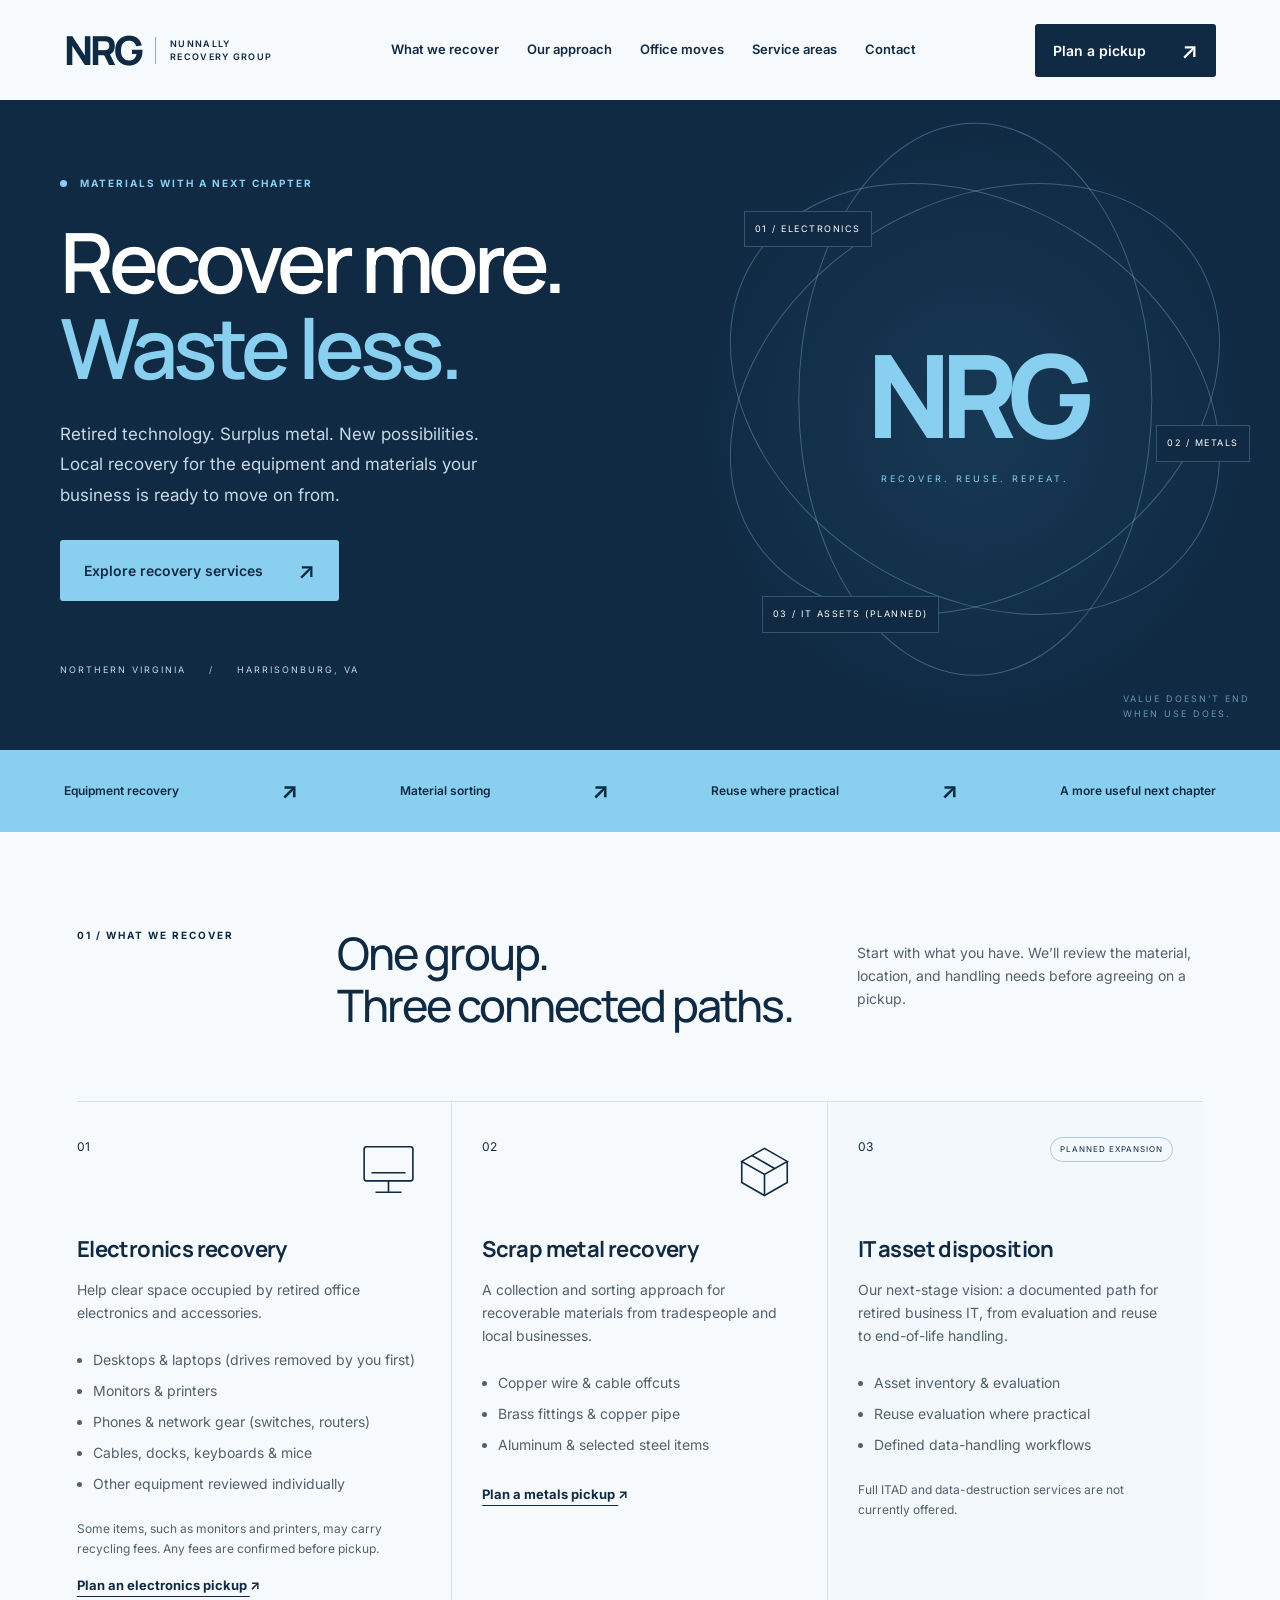
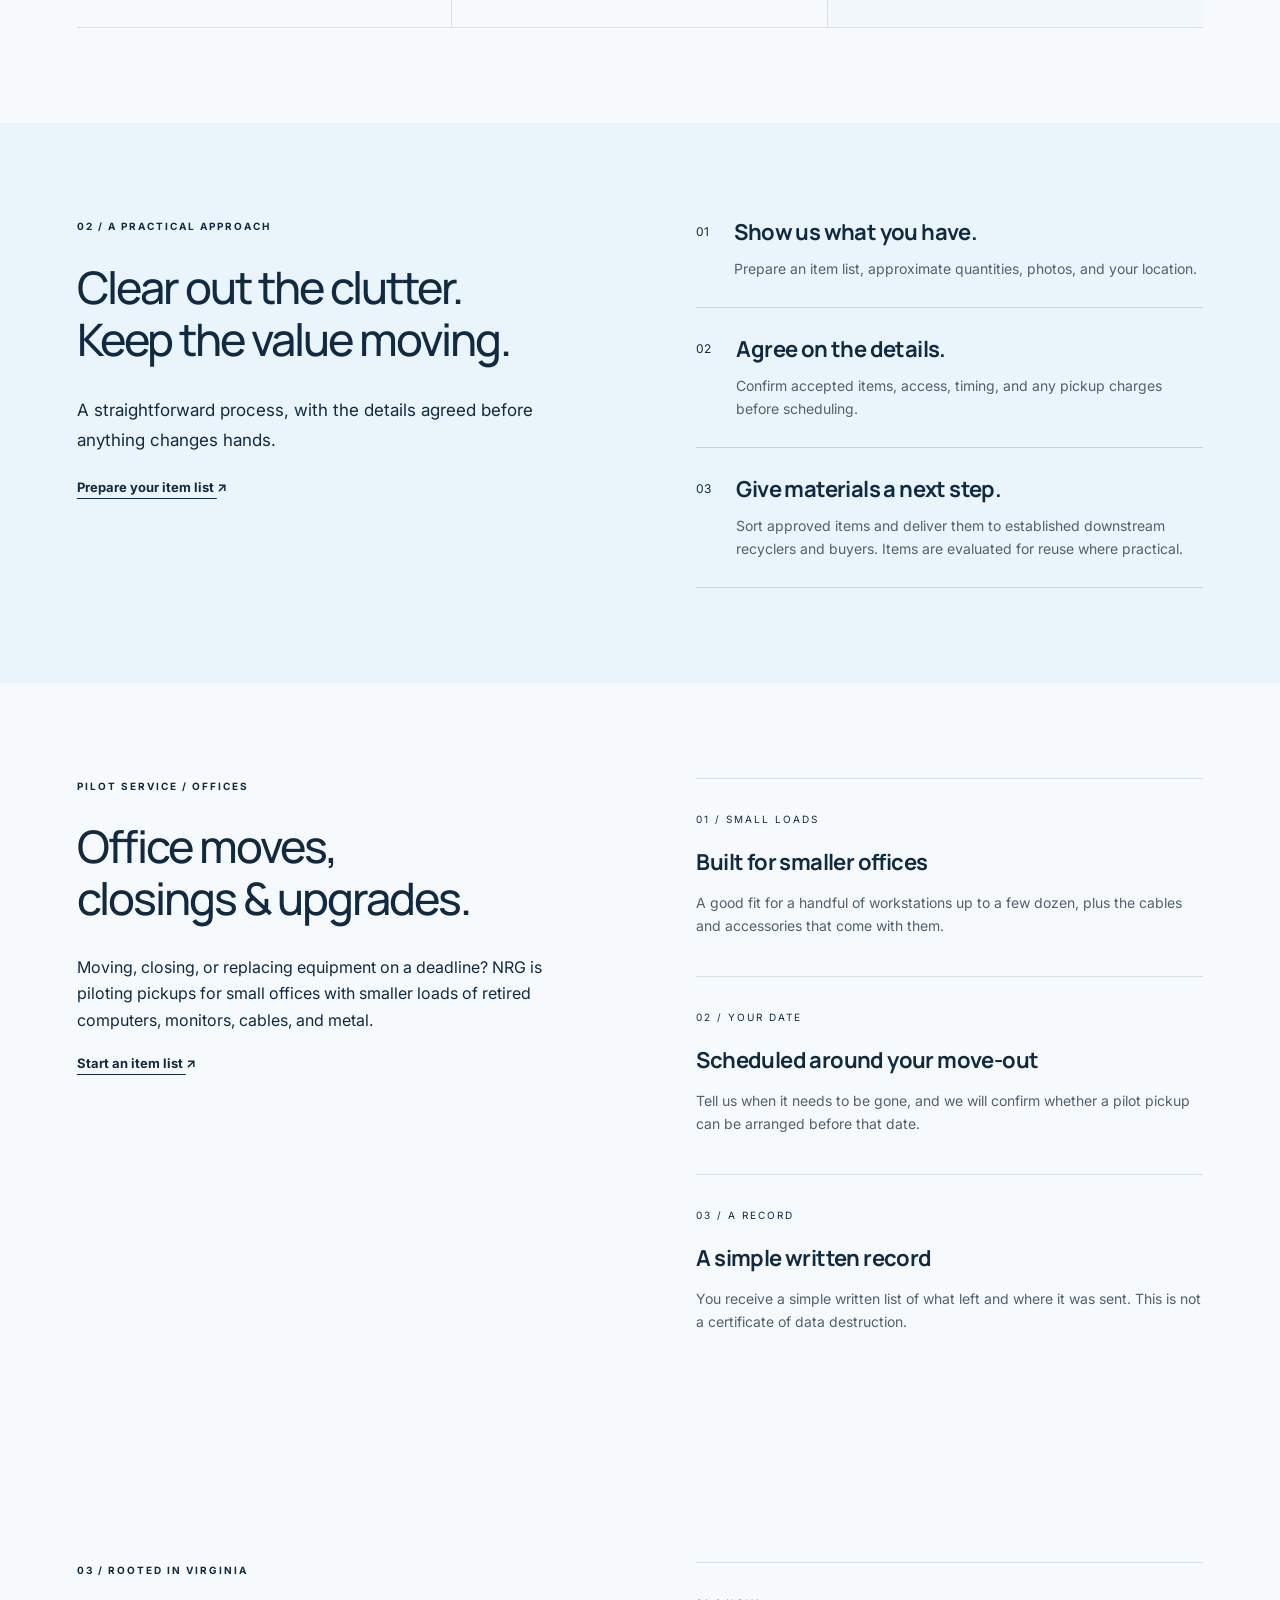
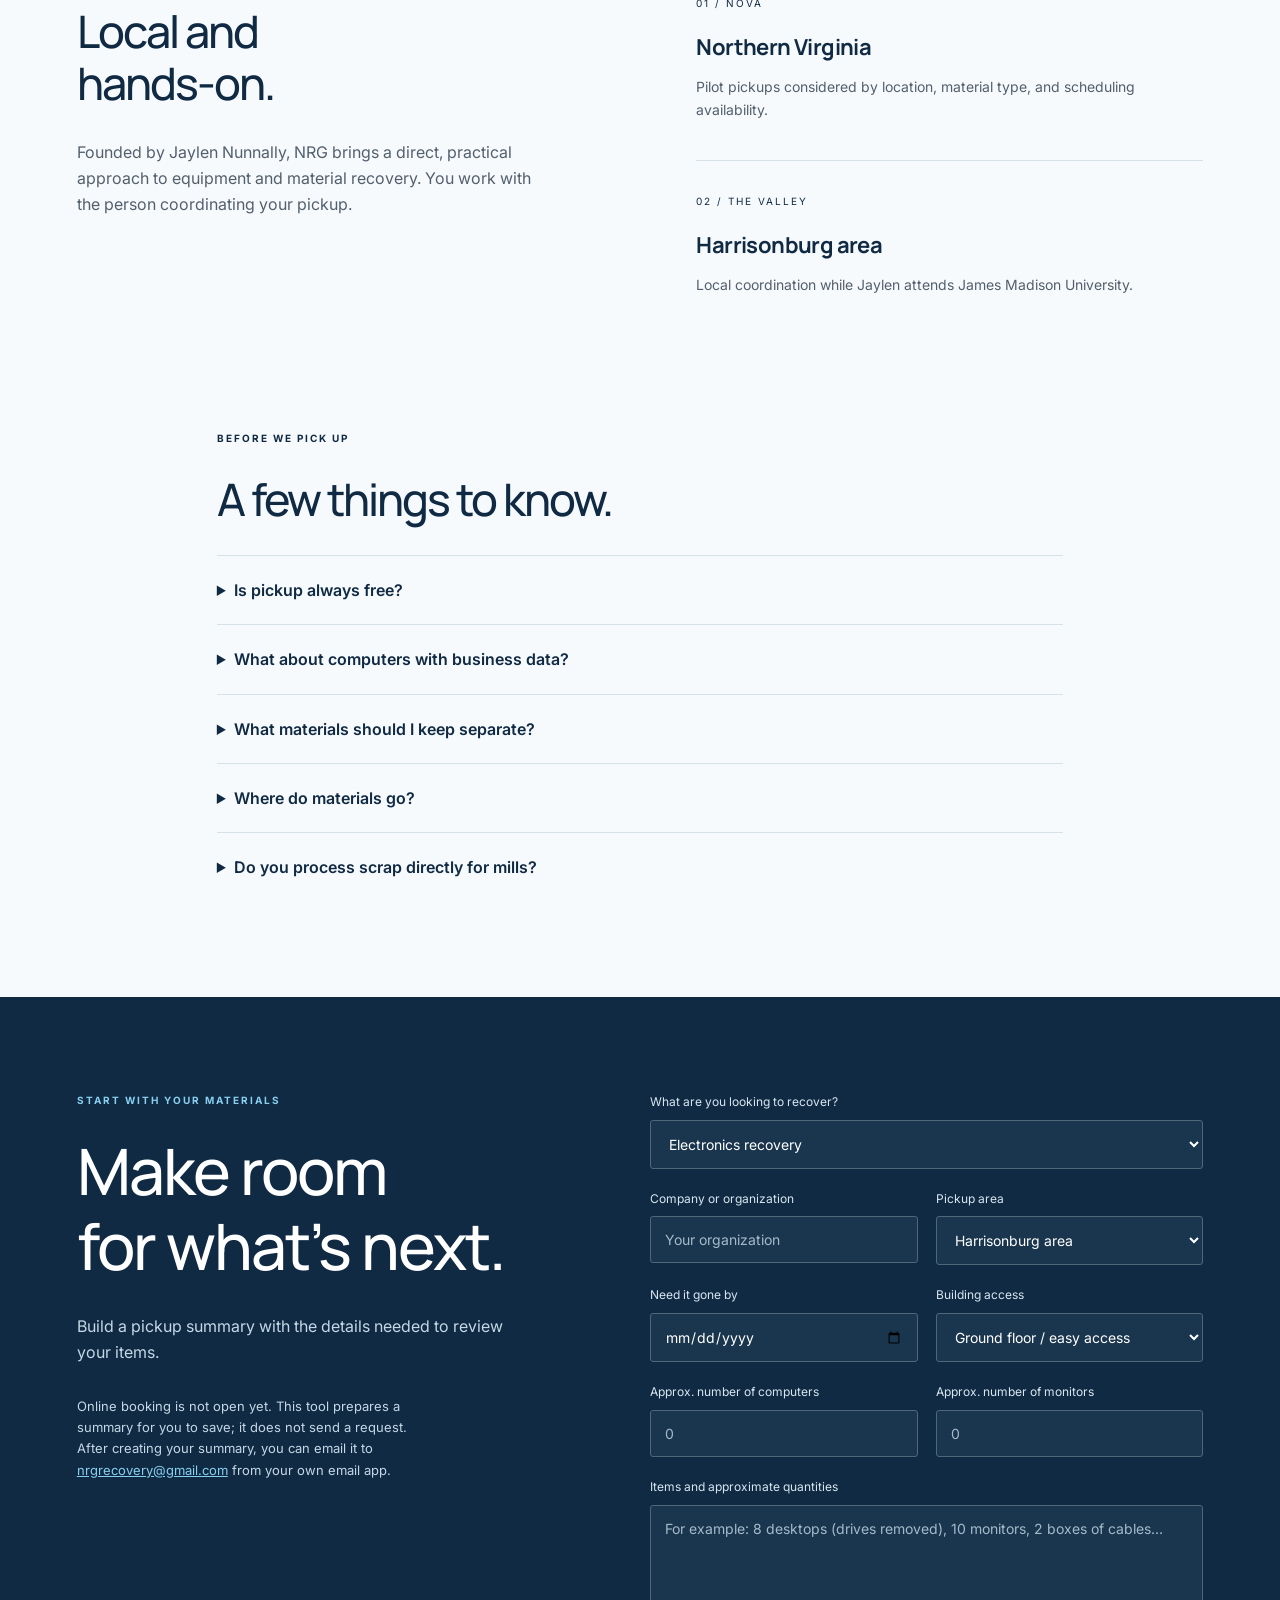
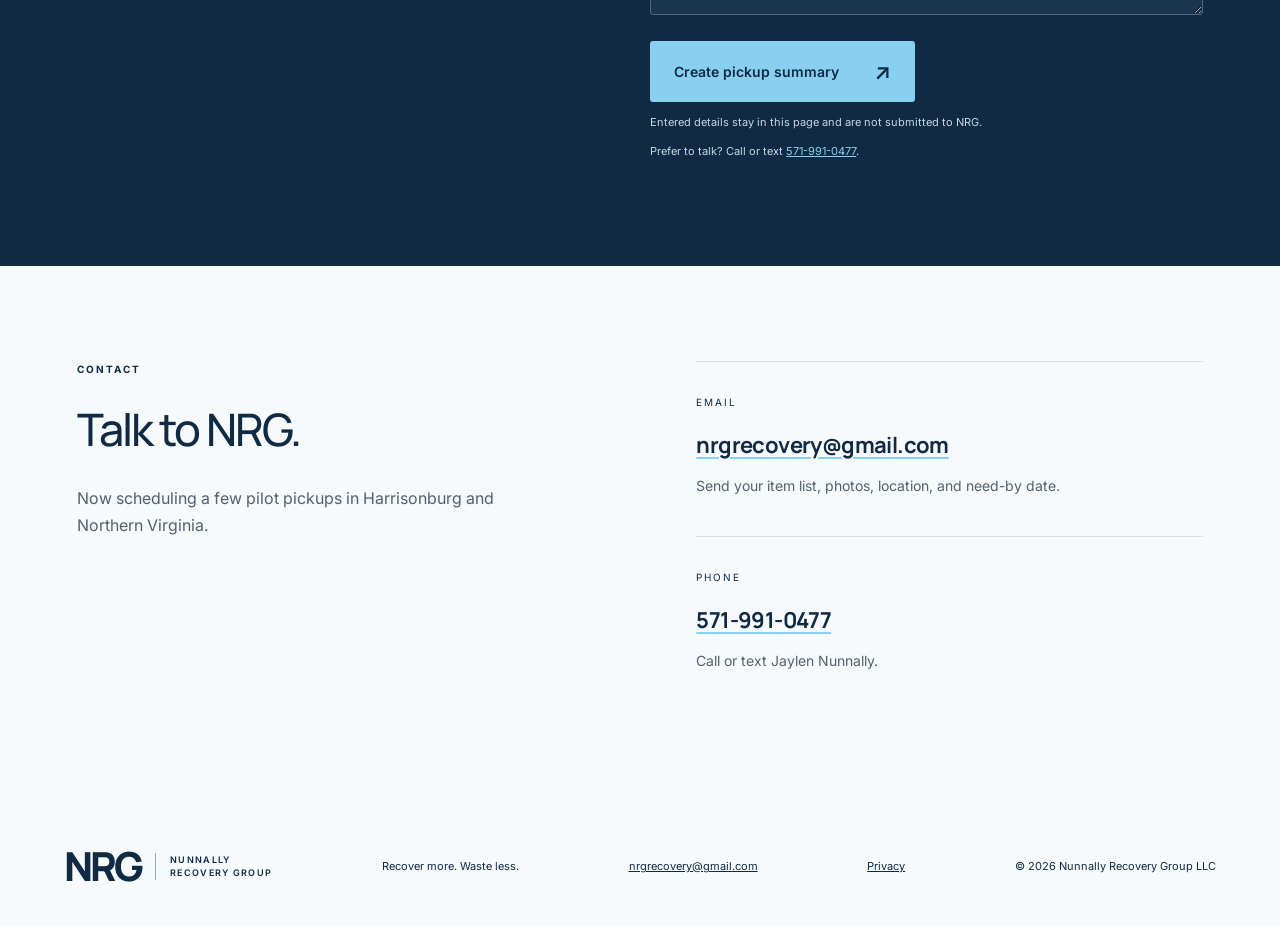
<file: index.html>
<!doctype html><html lang="en"><head><meta charset="utf-8"><meta name="viewport" content="width=device-width, initial-scale=1"><title>NRG | Nunnally Recovery Group LLC</title><meta name="description" content="A new chapter for retired equipment and recoverable metals. Nunnally Recovery Group LLC is scheduling a few pilot pickups in Harrisonburg and Northern Virginia."><link rel="canonical" href="https://nrgrecoverygroup.com/"><meta property="og:type" content="website"><meta property="og:site_name" content="Nunnally Recovery Group LLC"><meta property="og:title" content="NRG | Nunnally Recovery Group LLC"><meta property="og:description" content="A new chapter for retired equipment and recoverable metals. Nunnally Recovery Group LLC is scheduling a few pilot pickups in Harrisonburg and Northern Virginia."><meta property="og:url" content="https://nrgrecoverygroup.com/"><meta property="og:image" content="https://nrgrecoverygroup.com/assets/og-preview.png"><meta property="og:image:type" content="image/png"><meta property="og:image:width" content="1200"><meta property="og:image:height" content="630"><meta property="og:image:alt" content="Nunnally Recovery Group LLC. Recover More. Waste Less."><meta property="og:locale" content="en_US"><meta name="twitter:card" content="summary_large_image"><meta name="twitter:title" content="NRG | Nunnally Recovery Group LLC"><meta name="twitter:description" content="A new chapter for retired equipment and recoverable metals. Nunnally Recovery Group LLC is scheduling a few pilot pickups in Harrisonburg and Northern Virginia."><meta name="twitter:image" content="https://nrgrecoverygroup.com/assets/og-preview.png"><meta name="twitter:image:alt" content="Nunnally Recovery Group LLC. Recover More. Waste Less."><meta name="theme-color" content="#102A43"><link rel="icon" href="assets/favicon.svg"><link rel="stylesheet" href="styles.css"><script src="app.js" defer></script></head><body>
<a class="skip" href="#main">Skip to content</a><header><a class="logo" href="#" aria-label="NRG home">NRG<span>NUNNALLY<br>RECOVERY GROUP</span></a><nav aria-label="Main navigation"><a href="#services">What we recover</a><a href="#process">Our approach</a><a href="#offices">Office moves</a><a href="#areas">Service areas</a><a href="#contact">Contact</a></nav><a class="button small" href="#request">Plan a pickup <span class="arrow"><svg class="icon" width="0.7803em" height="1em" viewBox="0 0 1598 2048" aria-hidden="true"><g transform="translate(0 1984) scale(1 -1)"><path fill="currentColor" d="M1348 125H1134V445Q1134 524 1143.5 627.0Q1153 730 1165 819Q1134 774 1098.0 727.0Q1062 680 1026 644L375 -8L223 145L875 796Q911 832 957.5 867.5Q1004 903 1049 934Q961 923 859.5 913.5Q758 904 675 904H356V1118H1348Z"/></g></svg></span></a></header>
<main id="main"><section class="hero"><div class="hero-copy"><p class="eyebrow"><span class="dot"></span> MATERIALS WITH A NEXT CHAPTER</p><h1>Recover more.<br><em>Waste less.</em></h1><p class="intro">Retired technology. Surplus metal. New possibilities.<br>Local recovery for the equipment and materials your business is ready to move on from.</p><a class="button light" href="#services">Explore recovery services <span class="arrow"><svg class="icon" width="0.7803em" height="1em" viewBox="0 0 1598 2048" aria-hidden="true"><g transform="translate(0 1984) scale(1 -1)"><path fill="currentColor" d="M1348 125H1134V445Q1134 524 1143.5 627.0Q1153 730 1165 819Q1134 774 1098.0 727.0Q1062 680 1026 644L375 -8L223 145L875 796Q911 832 957.5 867.5Q1004 903 1049 934Q961 923 859.5 913.5Q758 904 675 904H356V1118H1348Z"/></g></svg></span></a><div class="hero-foot">NORTHERN VIRGINIA <span> / </span> HARRISONBURG, VA</div></div><figure class="hero-art" aria-label="Illustration of a circular material recovery pathway"><div class="orbit one"></div><div class="orbit two"></div><div class="orbit three"></div><div class="art-center">NRG<span>RECOVER. REUSE. REPEAT.</span></div><span class="orbit-label label-a">01 / ELECTRONICS</span><span class="orbit-label label-b">02 / METALS</span><span class="orbit-label label-c">03 / IT ASSETS (PLANNED)</span><div class="art-caption">VALUE DOESN’T END<br>WHEN USE DOES.</div></figure></section>
<div class="ticker"><span>Equipment recovery</span><b aria-hidden="true"><svg class="icon" width="0.7827em" height="1em" viewBox="0 0 1603 2048" aria-hidden="true"><g transform="translate(0 1984) scale(1 -1)"><path fill="currentColor" d="M1353 90H1115V421Q1115 494 1125.0 593.0Q1135 692 1147 779Q1116 734 1079.0 686.0Q1042 638 1007 603L394 -12L224 158L838 772Q874 806 921.5 843.0Q969 880 1014 911Q929 900 832.0 890.0Q735 880 656 880H326V1118H1353Z"/></g></svg></b><span>Material sorting</span><b aria-hidden="true"><svg class="icon" width="0.7827em" height="1em" viewBox="0 0 1603 2048" aria-hidden="true"><g transform="translate(0 1984) scale(1 -1)"><path fill="currentColor" d="M1353 90H1115V421Q1115 494 1125.0 593.0Q1135 692 1147 779Q1116 734 1079.0 686.0Q1042 638 1007 603L394 -12L224 158L838 772Q874 806 921.5 843.0Q969 880 1014 911Q929 900 832.0 890.0Q735 880 656 880H326V1118H1353Z"/></g></svg></b><span>Reuse where practical</span><b aria-hidden="true"><svg class="icon" width="0.7827em" height="1em" viewBox="0 0 1603 2048" aria-hidden="true"><g transform="translate(0 1984) scale(1 -1)"><path fill="currentColor" d="M1353 90H1115V421Q1115 494 1125.0 593.0Q1135 692 1147 779Q1116 734 1079.0 686.0Q1042 638 1007 603L394 -12L224 158L838 772Q874 806 921.5 843.0Q969 880 1014 911Q929 900 832.0 890.0Q735 880 656 880H326V1118H1353Z"/></g></svg></b><span>A more useful next chapter</span></div>
<section id="services" class="section"><div class="section-head"><p class="eyebrow">01 / WHAT WE RECOVER</p><h2>One group.<br>Three connected paths.</h2><p>Start with what you have. We’ll review the material, location, and handling needs before agreeing on a pickup.</p></div><div class="services"><article><div class="service-top"><span>01</span><svg viewBox="0 0 80 80" aria-hidden="true"><rect x="10" y="12" width="60" height="42" rx="3"/><path d="M40 54v13M24 68h32M19 44h42"/></svg></div><h3>Electronics recovery</h3><p>Help clear space occupied by retired office electronics and accessories.</p><ul><li>Desktops &amp; laptops (drives removed by you first)</li><li>Monitors &amp; printers</li><li>Phones &amp; network gear (switches, routers)</li><li>Cables, docks, keyboards &amp; mice</li><li>Other equipment reviewed individually</li></ul><p class="note">Some items, such as monitors and printers, may carry recycling fees. Any fees are confirmed before pickup.</p><a href="#request" data-service="Electronics recovery">Plan an electronics pickup <svg class="icon" width="0.7827em" height="1em" viewBox="0 0 1603 2048" aria-hidden="true"><g transform="translate(0 1984) scale(1 -1)"><path fill="currentColor" d="M1353 90H1115V421Q1115 494 1125.0 593.0Q1135 692 1147 779Q1116 734 1079.0 686.0Q1042 638 1007 603L394 -12L224 158L838 772Q874 806 921.5 843.0Q969 880 1014 911Q929 900 832.0 890.0Q735 880 656 880H326V1118H1353Z"/></g></svg></a></article><article><div class="service-top"><span>02</span><svg viewBox="0 0 80 80" aria-hidden="true"><path d="M12 30l28-16 28 16-28 16zM12 30v26l28 16 28-16V30M40 46v26M25 23l28 16"/></svg></div><h3>Scrap metal recovery</h3><p>A collection and sorting approach for recoverable materials from tradespeople and local businesses.</p><ul><li>Copper wire &amp; cable offcuts</li><li>Brass fittings &amp; copper pipe</li><li>Aluminum &amp; selected steel items</li></ul><a href="#request" data-service="Scrap metal recovery">Plan a metals pickup <svg class="icon" width="0.7827em" height="1em" viewBox="0 0 1603 2048" aria-hidden="true"><g transform="translate(0 1984) scale(1 -1)"><path fill="currentColor" d="M1353 90H1115V421Q1115 494 1125.0 593.0Q1135 692 1147 779Q1116 734 1079.0 686.0Q1042 638 1007 603L394 -12L224 158L838 772Q874 806 921.5 843.0Q969 880 1014 911Q929 900 832.0 890.0Q735 880 656 880H326V1118H1353Z"/></g></svg></a></article><article class="future"><div class="service-top"><span>03</span><span class="badge">PLANNED EXPANSION</span></div><h3>IT asset disposition</h3><p>Our next-stage vision: a documented path for retired business IT, from evaluation and reuse to end-of-life handling.</p><ul><li>Asset inventory &amp; evaluation</li><li>Reuse evaluation where practical</li><li>Defined data-handling workflows</li></ul><p class="note">Full ITAD and data-destruction services are not currently offered.</p></article></div></section>
<section class="approach section" id="process"><div><p class="eyebrow">02 / A PRACTICAL APPROACH</p><h2>Clear out the clutter.<br>Keep the value moving.</h2><p class="intro">A straightforward process, with the details agreed before anything changes hands.</p><a class="text-link" href="#request">Prepare your item list <svg class="icon" width="0.7827em" height="1em" viewBox="0 0 1603 2048" aria-hidden="true"><g transform="translate(0 1984) scale(1 -1)"><path fill="currentColor" d="M1353 90H1115V421Q1115 494 1125.0 593.0Q1135 692 1147 779Q1116 734 1079.0 686.0Q1042 638 1007 603L394 -12L224 158L838 772Q874 806 921.5 843.0Q969 880 1014 911Q929 900 832.0 890.0Q735 880 656 880H326V1118H1353Z"/></g></svg></a></div><ol class="steps"><li><span>01</span><div><h3>Show us what you have.</h3><p>Prepare an item list, approximate quantities, photos, and your location.</p></div></li><li><span>02</span><div><h3>Agree on the details.</h3><p>Confirm accepted items, access, timing, and any pickup charges before scheduling.</p></div></li><li><span>03</span><div><h3>Give materials a next step.</h3><p>Sort approved items and deliver them to established downstream recyclers and buyers. Items are evaluated for reuse where practical.</p></div></li></ol></section>
<section class="section areas" id="offices"><div><p class="eyebrow">PILOT SERVICE / OFFICES</p><h2>Office moves,<br>closings &amp; upgrades.</h2><p>Moving, closing, or replacing equipment on a deadline? NRG is piloting pickups for small offices with smaller loads of retired computers, monitors, cables, and metal.</p><a class="text-link" href="#request">Start an item list <svg class="icon" width="0.7827em" height="1em" viewBox="0 0 1603 2048" aria-hidden="true"><g transform="translate(0 1984) scale(1 -1)"><path fill="currentColor" d="M1353 90H1115V421Q1115 494 1125.0 593.0Q1135 692 1147 779Q1116 734 1079.0 686.0Q1042 638 1007 603L394 -12L224 158L838 772Q874 806 921.5 843.0Q969 880 1014 911Q929 900 832.0 890.0Q735 880 656 880H326V1118H1353Z"/></g></svg></a></div><div class="locations"><article><span>01 / SMALL LOADS</span><h3>Built for smaller offices</h3><p>A good fit for a handful of workstations up to a few dozen, plus the cables and accessories that come with them.</p></article><article><span>02 / YOUR DATE</span><h3>Scheduled around your move-out</h3><p>Tell us when it needs to be gone, and we will confirm whether a pilot pickup can be arranged before that date.</p></article><article><span>03 / A RECORD</span><h3>A simple written record</h3><p>You receive a simple written list of what left and where it was sent. This is not a certificate of data destruction.</p></article></div></section>
<section class="section areas" id="areas"><div><p class="eyebrow">03 / ROOTED IN VIRGINIA</p><h2>Local and<br>hands-on.</h2><p>Founded by Jaylen Nunnally, NRG brings a direct, practical approach to equipment and material recovery. You work with the person coordinating your pickup.</p></div><div class="locations"><article><span>01 / NOVA</span><h3>Northern Virginia</h3><p>Pilot pickups considered by location, material type, and scheduling availability.</p></article><article><span>02 / THE VALLEY</span><h3>Harrisonburg area</h3><p>Local coordination while Jaylen attends James Madison University.</p></article></div></section>
<section class="section faq"><p class="eyebrow">BEFORE WE PICK UP</p><h2>A few things to know.</h2><details><summary>Is pickup always free?</summary><p>No. Cost depends on material value, quantity, location, and loading requirements. Any charges need to be agreed before pickup.</p></details><details><summary>What about computers with business data?</summary><p>Remove and retain hard drives, SSDs, and other data-bearing media before a standard electronics pickup. NRG does not currently offer certified data destruction or a full ITAD service.</p></details><details><summary>What materials should I keep separate?</summary><p>Do not include damaged or loose batteries, CRT screens, chemicals, contaminated equipment, or appliances containing refrigerants in a standard pickup. Send an item list for review before scheduling.</p></details><details><summary>Where do materials go?</summary><p>Metal goes to licensed scrap buyers. Electronics go to established electronics recyclers. NRG does not wipe or destroy data itself.</p></details><details><summary>Do you process scrap directly for mills?</summary><p>Our initial focus is collection, sorting, and delivery to appropriate buyers. Industrial processing and direct mill supply are future possibilities, not current advertised capabilities.</p></details></section>
<section class="section request" id="request"><div><p class="eyebrow">START WITH YOUR MATERIALS</p><h2>Make room<br>for what’s next.</h2><p>Build a pickup summary with the details needed to review your items.</p><p class="availability">Online booking is not open yet. This tool prepares a summary for you to save; it does not send a request. After creating your summary, you can email it to <a href="mailto:nrgrecovery@gmail.com">nrgrecovery@gmail.com</a> from your own email app.</p></div><form id="pickup"><label>What are you looking to recover?<select name="service"><option>Electronics recovery</option><option>Scrap metal recovery</option><option>Electronics and scrap metal</option></select></label><div class="form-row"><label>Company or organization<input name="company" placeholder="Your organization" required maxlength="120"></label><label>Pickup area<select name="area"><option>Harrisonburg area</option><option>Northern Virginia</option><option>Other nearby area</option></select></label></div><div class="form-row"><label>Need it gone by<input type="date" name="deadline"></label><label>Building access<select name="access"><option>Ground floor / easy access</option><option>Elevator</option><option>Stairs only</option><option>Loading dock</option><option>Not sure yet</option></select></label></div><div class="form-row"><label>Approx. number of computers<input type="number" name="computers" min="0" max="999" inputmode="numeric" placeholder="0"></label><label>Approx. number of monitors<input type="number" name="monitors" min="0" max="999" inputmode="numeric" placeholder="0"></label></div><label>Items and approximate quantities<textarea name="items" placeholder="For example: 8 desktops (drives removed), 10 monitors, 2 boxes of cables…" required maxlength="3000"></textarea></label><button class="button light" type="submit">Create pickup summary <span class="arrow"><svg class="icon" width="0.7803em" height="1em" viewBox="0 0 1598 2048" aria-hidden="true"><g transform="translate(0 1984) scale(1 -1)"><path fill="currentColor" d="M1348 125H1134V445Q1134 524 1143.5 627.0Q1153 730 1165 819Q1134 774 1098.0 727.0Q1062 680 1026 644L375 -8L223 145L875 796Q911 832 957.5 867.5Q1004 903 1049 934Q961 923 859.5 913.5Q758 904 675 904H356V1118H1348Z"/></g></svg></span></button><p class="form-note">Entered details stay in this page and are not submitted to NRG.</p><p class="form-note">Prefer to talk? Call or text <a href="tel:+15719910477">571-991-0477</a>.</p><div id="result" hidden><h3>Your pickup summary</h3><pre id="summary"></pre><div class="result-actions"><a id="email-request" class="button light" href="mailto:nrgrecovery@gmail.com">Email this request to NRG <span class="arrow"><svg class="icon" width="0.7803em" height="1em" viewBox="0 0 1598 2048" aria-hidden="true"><g transform="translate(0 1984) scale(1 -1)"><path fill="currentColor" d="M1348 125H1134V445Q1134 524 1143.5 627.0Q1153 730 1165 819Q1134 774 1098.0 727.0Q1062 680 1026 644L375 -8L223 145L875 796Q911 832 957.5 867.5Q1004 903 1049 934Q961 923 859.5 913.5Q758 904 675 904H356V1118H1348Z"/></g></svg></span></a><button type="button" id="download" class="button secondary"><span>Download summary <svg class="icon" width="0.8813em" height="1em" viewBox="0 0 1805 2048" aria-hidden="true"><g transform="translate(0 1984) scale(1 -1)"><path fill="currentColor" d="M1603 674 902 -27 202 674 350 822 575 597Q635 536 702.5 453.0Q770 370 824 299Q813 354 804.0 417.5Q795 481 795 535V1490H1010V535Q1010 481 1001.0 417.5Q992 354 981 298Q1036 371 1104.0 455.0Q1172 539 1230 597L1455 822Z"/></g></svg></span></button></div><p>The email button opens your own email app with this request filled in. Review it, attach photos if you have them, and press send. Nothing is sent until you do.</p></div></form></section>
<section class="section areas" id="contact"><div><p class="eyebrow">CONTACT</p><h2>Talk to NRG.</h2><p>Now scheduling a few pilot pickups in Harrisonburg and Northern Virginia.</p></div><div class="locations"><article><span>EMAIL</span><h3><a href="mailto:nrgrecovery@gmail.com">nrgrecovery@gmail.com</a></h3><p>Send your item list, photos, location, and need-by date.</p></article><article><span>PHONE</span><h3><a href="tel:+15719910477">571-991-0477</a></h3><p>Call or text Jaylen Nunnally.</p></article></div></section></main><footer><a class="logo" href="#">NRG<span>NUNNALLY<br>RECOVERY GROUP</span></a><p>Recover more. Waste less.</p><a href="mailto:nrgrecovery@gmail.com">nrgrecovery@gmail.com</a><a href="privacy.html">Privacy</a><small>© 2026 Nunnally Recovery Group LLC</small></footer></body></html>
</file>
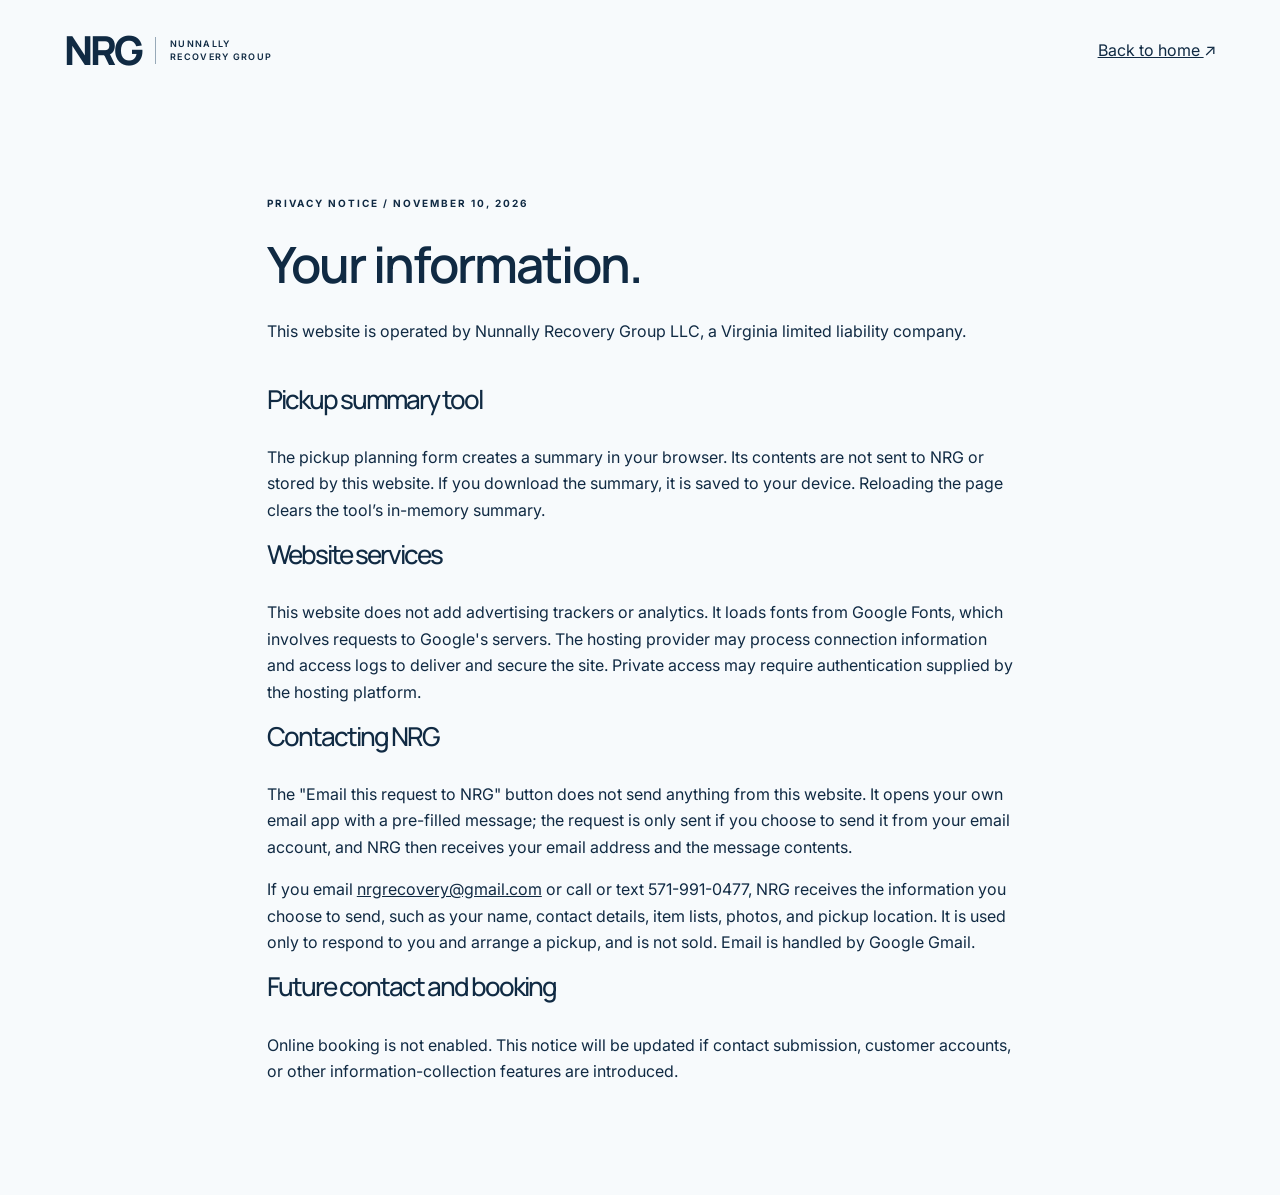
<file: privacy.html>
<!doctype html><html lang="en"><head><meta charset="utf-8"><meta name="viewport" content="width=device-width,initial-scale=1"><title>Privacy | Nunnally Recovery Group LLC</title><meta name="description" content="Privacy information for the Nunnally Recovery Group LLC website and local pickup summary tool."><link rel="canonical" href="https://nrgrecoverygroup.com/privacy.html"><meta property="og:type" content="website"><meta property="og:site_name" content="Nunnally Recovery Group LLC"><meta property="og:title" content="Privacy | Nunnally Recovery Group LLC"><meta property="og:description" content="Privacy information for the Nunnally Recovery Group LLC website and local pickup summary tool."><meta property="og:url" content="https://nrgrecoverygroup.com/privacy.html"><meta property="og:image" content="https://nrgrecoverygroup.com/assets/og-preview.png"><meta property="og:image:type" content="image/png"><meta property="og:image:width" content="1200"><meta property="og:image:height" content="630"><meta property="og:image:alt" content="Nunnally Recovery Group LLC. Recover More. Waste Less."><meta property="og:locale" content="en_US"><meta name="twitter:card" content="summary_large_image"><meta name="twitter:title" content="Privacy | Nunnally Recovery Group LLC"><meta name="twitter:description" content="Privacy information for the Nunnally Recovery Group LLC website and local pickup summary tool."><meta name="twitter:image" content="https://nrgrecoverygroup.com/assets/og-preview.png"><meta name="twitter:image:alt" content="Nunnally Recovery Group LLC. Recover More. Waste Less."><link rel="stylesheet" href="styles.css"><link rel="icon" href="assets/favicon.svg"></head><body><header><a class="logo" href="index.html">NRG<span>NUNNALLY<br>RECOVERY GROUP</span></a><a href="index.html">Back to home <svg class="icon" width="0.7754em" height="1em" viewBox="0 0 1588 2048" aria-hidden="true"><g transform="translate(0 1984) scale(1 -1)"><path fill="currentColor" d="M1338 196H1172V494Q1172 583 1179.5 693.0Q1187 803 1198 896Q1167 851 1134.5 808.0Q1102 765 1064 727L339 1L221 119L947 844Q985 882 1028.0 914.5Q1071 947 1116 978Q1023 967 913.0 959.5Q803 952 714 952H416V1118H1338Z"/></g></svg></a></header><main class="section" style="max-width:900px;margin:auto"><p class="eyebrow">PRIVACY NOTICE / NOVEMBER 10, 2026</p><h1 style="font-size:50px;letter-spacing:-2px">Your information.</h1><p>This website is operated by Nunnally Recovery Group LLC, a Virginia limited liability company.</p><h2 style="font-size:26px;margin-top:40px">Pickup summary tool</h2><p>The pickup planning form creates a summary in your browser. Its contents are not sent to NRG or stored by this website. If you download the summary, it is saved to your device. Reloading the page clears the tool’s in-memory summary.</p><h2 style="font-size:26px">Website services</h2><p>This website does not add advertising trackers or analytics. It loads fonts from Google Fonts, which involves requests to Google's servers. The hosting provider may process connection information and access logs to deliver and secure the site. Private access may require authentication supplied by the hosting platform.</p><h2 style="font-size:26px">Contacting NRG</h2><p>The "Email this request to NRG" button does not send anything from this website. It opens your own email app with a pre-filled message; the request is only sent if you choose to send it from your email account, and NRG then receives your email address and the message contents.</p><p>If you email <a href="mailto:nrgrecovery@gmail.com">nrgrecovery@gmail.com</a> or call or text 571-991-0477, NRG receives the information you choose to send, such as your name, contact details, item lists, photos, and pickup location. It is used only to respond to you and arrange a pickup, and is not sold. Email is handled by Google Gmail.</p><h2 style="font-size:26px">Future contact and booking</h2><p>Online booking is not enabled. This notice will be updated if contact submission, customer accounts, or other information-collection features are introduced.</p></main></body></html>
</file>
<file: styles.css>
@import url('https://fonts.googleapis.com/css2?family=Inter:wght@400;500;600;700&family=Manrope:wght@400;500;600;700;800&display=swap');
:root{--navy:#102a43;--blue:#89cff0;--paper:#f7fafc;--muted:#52606d;--line:#d6e1e8}*{box-sizing:border-box}html{scroll-behavior:smooth;scroll-padding-top:100px}body{margin:0;background:var(--paper);color:var(--navy);font:16px/1.65 Inter,Arial,sans-serif}h1,h2,h3,.logo{font-family:Manrope,Arial,sans-serif}a{color:inherit}header{height:100px;display:flex;align-items:center;justify-content:space-between;padding:0 5%;background:var(--paper)}.logo{display:flex;gap:14px;align-items:center;text-decoration:none;font-size:40px;font-weight:800;letter-spacing:-3px;line-height:1}.logo span{font:600 9px/1.5 Inter,Arial,sans-serif;letter-spacing:1.3px;border-left:1px solid #97a9b8;padding-left:14px}nav{display:flex;gap:28px}nav a{text-decoration:none;font-size:13px;font-weight:600}.button{display:inline-flex;align-items:center;justify-content:space-between;gap:35px;padding:17px 24px;background:var(--navy);color:white;text-decoration:none;border:0;border-radius:3px;font:600 14px Inter,Arial;cursor:pointer}.small{padding:13px 18px}.button span.arrow{font-size:22px}.light{background:var(--blue);color:var(--navy)}.hero{display:grid;grid-template-columns:1.1fr 1fr;background:var(--navy);color:white;min-height:650px;overflow:hidden}.hero-copy{padding:75px 0 40px 9%}.eyebrow{font-size:10px;font-weight:700;letter-spacing:2px;margin:0 0 26px}.hero .eyebrow{color:var(--blue)}.dot{display:inline-block;width:7px;height:7px;border-radius:50%;background:var(--blue);margin-right:9px}h1{font-size:clamp(54px,6.5vw,100px);line-height:1.04;letter-spacing:-5px;font-weight:600;margin:0 0 28px}h1 em{font-style:normal;color:var(--blue)}.intro{font-size:17px;line-height:1.8;max-width:490px}.hero .intro{color:#c7d9e6;margin-bottom:30px}.hero-foot{font-size:9px;letter-spacing:2px;color:#c7d9e6;margin-top:62px}.hero-foot span{margin:0 18px;color:var(--blue)}.hero-art{margin:0;position:relative;min-height:600px;background:radial-gradient(ellipse at center,#24557855,transparent 65%);overflow:hidden}.orbit{position:absolute;border:1px solid #89cff055;border-radius:50%;left:50%;top:46%;transform:translate(-50%,-50%) rotate(-32deg);width:86%;height:60%}.two{transform:translate(-50%,-50%) rotate(32deg)}.three{width:58%;height:85%;transform:translate(-50%,-50%) rotate(0deg)}.art-center{position:absolute;left:50%;top:46%;transform:translate(-50%,-50%);font:800 clamp(70px,9vw,140px) Manrope,Arial;letter-spacing:-10px;color:var(--blue)}.art-center span{display:block;text-align:center;font:9px Inter;letter-spacing:3px}.orbit-label{position:absolute;font-size:9px;letter-spacing:1.5px;background:var(--navy);padding:10px;border:1px solid #89cff044}.label-a{top:17%;left:12%}.label-b{right:5%;top:50%}.label-c{bottom:18%;left:15%}.art-caption{position:absolute;bottom:28px;right:30px;color:#89cff0aa;font-size:9px;letter-spacing:2px}.ticker{display:flex;align-items:center;justify-content:space-between;gap:20px;padding:23px 5%;background:var(--blue);font-size:12px;font-weight:600}.ticker b{font-size:22px}.section{padding:95px 6%}.section-head{display:grid;grid-template-columns:.65fr 1.4fr 1fr;gap:35px;align-items:start}.section-head p:last-child{font-size:14px;color:var(--muted);max-width:340px}h2{font-size:clamp(32px,3.5vw,50px);font-weight:500;letter-spacing:-2px;line-height:1.16;margin:0 0 30px}h3{font-size:22px;letter-spacing:-.6px;line-height:1.3;margin:18px 0 14px}.services{display:grid;grid-template-columns:repeat(3,1fr);margin-top:40px;border-top:1px solid var(--line);border-bottom:1px solid var(--line)}.services article{padding:35px 30px 30px;border-right:1px solid var(--line)}.services article:first-child{padding-left:0}.services article:last-child{border:0}.service-top{height:80px;display:flex;justify-content:space-between;align-items:start}.service-top>span:first-child{font-size:12px}.service-top svg{width:65px;fill:none;stroke:var(--navy);stroke-width:2}.services p,.services li{font-size:14px;color:var(--muted)}.services ul{padding-left:16px;margin:24px 0}.services li{margin:8px 0}.services a,.text-link{font-size:13px;font-weight:700;text-underline-offset:6px}.badge{font-size:8px;letter-spacing:1px;border:1px solid #b4c8d5;border-radius:20px;padding:5px 9px}.future{background:#eaf5fb66}.services .note{font-size:12px}.approach{background:#eaf5fb;display:grid;grid-template-columns:1fr 1fr;gap:10%}.steps{list-style:none;padding:0;margin:0}.steps li{display:flex;gap:25px;padding:0 0 27px;margin-bottom:27px;border-bottom:1px solid #c1d6e3}.steps li:last-child{margin-bottom:0}.steps span{font-size:12px;padding-top:4px}.steps h3{margin:0 0 10px}.steps p{font-size:14px;color:var(--muted);margin:0}.areas{display:grid;grid-template-columns:1fr 1fr;gap:10%}.areas>div>p:last-child{max-width:470px;color:var(--muted)}.locations article{padding:25px 0;border-top:1px solid var(--line)}.locations span{font-size:10px;letter-spacing:2px}.locations p{font-size:14px;color:var(--muted)}.faq{padding-top:0;max-width:1000px;margin:auto}details{padding:21px 0;border-top:1px solid var(--line)}summary{font-weight:600;cursor:pointer}details p{color:var(--muted);font-size:14px;max-width:750px}.request{background:var(--navy);color:white;display:grid;grid-template-columns:1fr 1.2fr;gap:10%}.request .eyebrow{color:var(--blue)}.request h2{font-size:clamp(42px,5vw,70px)}.request p{color:#c4d8e5}.availability{font-size:13px;max-width:350px;margin-top:30px}form label{display:block;font-size:12px;color:#d8e7f0;margin-bottom:20px}input,select,textarea{width:100%;padding:14px;margin-top:8px;border:1px solid #506779;border-radius:3px;background:#1a364e;color:white;font:14px Inter,Arial}input::placeholder,textarea::placeholder{color:#a5bac9}textarea{min-height:110px;resize:vertical}.form-row{display:grid;grid-template-columns:1fr 1fr;gap:18px}.form-note{font-size:11px}pre{white-space:pre-wrap;overflow-wrap:anywhere;font:14px/1.6 Inter,Arial;background:#1a364e;padding:20px}#result{border-top:1px solid #506779;margin-top:30px}footer{padding:40px 5%;display:flex;align-items:center;gap:30px;justify-content:space-between}footer p,footer a:not(.logo),footer small{font-size:11px}a:hover{opacity:.8}button:hover{filter:brightness(1.1)}:focus-visible{outline:3px solid #2b8bbb;outline-offset:5px}.skip{position:absolute;top:-100px}.skip:focus{top:0;background:white;padding:15px;z-index:20}@media(max-width:900px){header{height:auto;padding:24px 5%;flex-wrap:wrap;gap:20px}nav{order:3;width:100%;justify-content:space-between;gap:10px}.hero{grid-template-columns:1fr}.hero-copy{padding:60px 6% 20px}.hero-art{min-height:350px}.hero-foot{margin-top:35px}.art-center{font-size:100px}.section-head{grid-template-columns:1fr}.section-head>*{margin:0}.section-head{gap:20px}.services{grid-template-columns:1fr}.services article,.services article:first-child{padding:28px 20px;border-right:0;border-bottom:1px solid var(--line)}.service-top{height:60px}.approach,.areas,.request{grid-template-columns:1fr;gap:40px}.section{padding:60px 6%}.ticker{flex-wrap:wrap;justify-content:center}.ticker span{font-size:10px}.ticker b:last-of-type{display:none}footer{flex-wrap:wrap}.hero-copy h1{letter-spacing:-3px}.form-row{grid-template-columns:1fr;gap:0}.faq{padding-top:0}}@media(prefers-reduced-motion:reduce){html{scroll-behavior:auto}}
.availability a{color:var(--blue)}
#contact h3 a{color:inherit;text-decoration-color:var(--blue);text-underline-offset:4px;word-break:break-word}
footer a[href^="mailto"]{word-break:break-word}
.result-actions{display:flex;flex-wrap:wrap;gap:12px;margin-top:16px}
.button.secondary{background:transparent;color:white;border:1px solid var(--blue)}
.form-note a,#result p a{color:var(--blue)}
#result a.button.light{color:var(--navy)}
.icon{display:inline-block;height:1em;width:auto;vertical-align:baseline}
</file>
